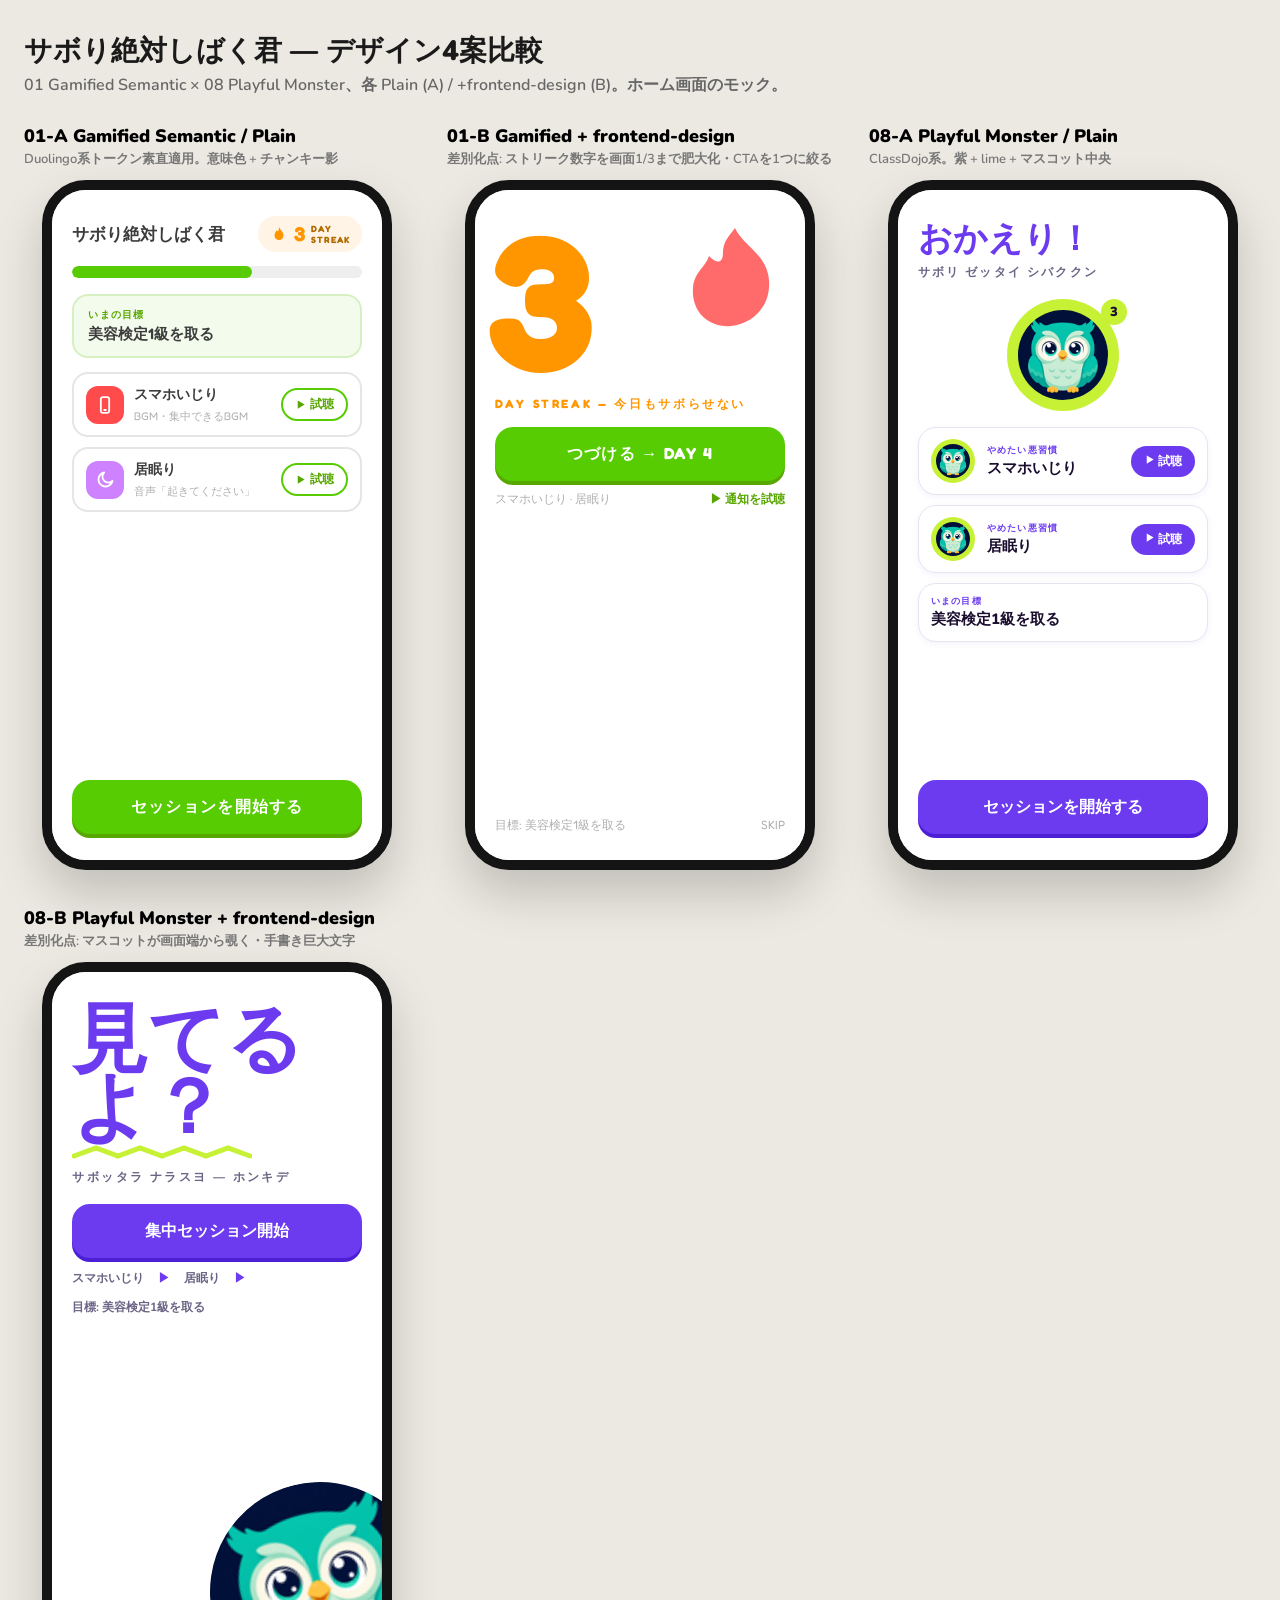
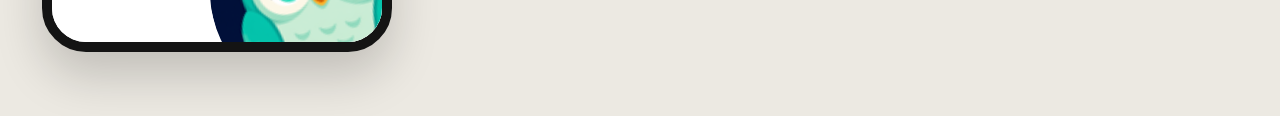
<file: docs/design-compare.html>
<!doctype html>
<html lang="ja">
<head>
<meta charset="utf-8">
<title>サボり絶対しばく君 — デザイン4案比較</title>
<link href="https://fonts.googleapis.com/css2?family=Fredoka:wght@400;500;600;700&family=Nunito:wght@600;700;800;900&family=Caveat:wght@700&display=swap" rel="stylesheet">
<style>
  :root { --avatar: url([data-uri]); }
</style>
<style>
  * { margin: 0; padding: 0; box-sizing: border-box; }
  body { background: #ece9e2; font-family: "Nunito", sans-serif; padding: 32px 24px 64px; }
  .page-title { font-size: 28px; font-weight: 900; color: #1a1a1a; margin-bottom: 4px; }
  .page-sub { color: #666; margin-bottom: 28px; font-weight: 600; }
  .grid { display: grid; grid-template-columns: repeat(auto-fit, minmax(380px, 1fr)); gap: 36px; max-width: 1600px; margin: 0 auto; }
  .cell-label { font-weight: 900; font-size: 18px; margin-bottom: 2px; }
  .cell-note { color: #777; font-size: 13px; font-weight: 600; margin-bottom: 12px; }
  .phone { width: 350px; height: 690px; background: #fff; border-radius: 44px; border: 10px solid #141414;
           overflow: hidden; position: relative; box-shadow: 0 24px 48px rgba(0,0,0,.18); margin: 0 auto; }
  .screen { position: absolute; inset: 0; overflow: hidden; padding: 26px 20px; display: flex; flex-direction: column; }

  .g { font-family: "Fredoka", sans-serif; color: #3c3c3c; background: #fff; }
  .g-top { display: flex; justify-content: space-between; align-items: center; margin-bottom: 14px; }
  .g-appname { font-weight: 700; font-size: 17px; }
  .g-streak { display: flex; align-items: center; gap: 6px; background: #fff4e5; border-radius: 999px; padding: 6px 12px; }
  .g-streak b { color: #ff9600; font-size: 20px; }
  .g-streak span { color: #b26a00; font-size: 9px; font-weight: 700; letter-spacing: .14em; }
  .g-xp { height: 12px; background: #eee; border-radius: 999px; margin: 0 0 16px; overflow: hidden; }
  .g-xp i { display: block; height: 100%; width: 62%; background: #58cc02; border-radius: 999px; }
  .g-goal { background: #f3fbec; border: 2px solid #d7f0c2; border-radius: 16px; padding: 12px 14px; margin-bottom: 14px; }
  .g-goal small { display: block; color: #58a700; font-size: 10px; font-weight: 700; letter-spacing: .12em; margin-bottom: 2px; }
  .g-goal div { font-weight: 600; font-size: 15px; }
  .g-habit { display: flex; align-items: center; gap: 10px; border: 2px solid #e5e5e5; border-radius: 16px; padding: 11px 12px; margin-bottom: 10px; }
  .g-ic { width: 38px; height: 38px; border-radius: 12px; display: flex; align-items: center; justify-content: center; flex-shrink: 0; }
  .g-habit .t { flex: 1; }
  .g-habit .t b { display: block; font-size: 14px; font-weight: 600; }
  .g-habit .t span { font-size: 11px; color: #afafaf; }
  .g-play { border: 2px solid #58cc02; color: #58a700; background: #fff; border-radius: 999px; font-family: inherit;
            font-weight: 700; font-size: 12px; padding: 6px 12px; display: flex; align-items: center; gap: 4px; }
  .g-cta { margin-top: auto; background: #58cc02; color: #fff; border: none; border-radius: 18px; padding: 16px;
           font-family: inherit; font-weight: 700; font-size: 16px; letter-spacing: .08em; box-shadow: 0 4px 0 #58a700; }

  .gb .big { font-size: 190px; font-weight: 700; color: #ff9600; line-height: .82; letter-spacing: -8px; margin: 6px 0 0 -8px; }
  .gb .flame { position: absolute; top: 34px; right: 26px; }
  .gb .cap { color: #ff9600; font-weight: 700; font-size: 12px; letter-spacing: .22em; margin: 18px 0 14px; }
  .gb .mini { color: #afafaf; font-size: 12px; display: flex; justify-content: space-between; margin-top: 10px; }
  .gb .mini u { text-decoration: none; color: #58a700; font-weight: 600; }
  .gb .g-cta { margin-top: 0; }

  .p { font-family: "Nunito", sans-serif; color: #1a0d2e; background: #fff; }
  .p-hi { font-size: 34px; font-weight: 900; color: #6c3bf0; margin-bottom: 2px; }
  .p-sub { font-size: 12px; font-weight: 800; letter-spacing: .18em; color: #6b6485; margin-bottom: 14px; }
  .p-mascot-wrap { display: flex; justify-content: center; margin: 4px 0 16px; position: relative; }
  .p-mascot { width: 112px; height: 112px; border-radius: 50%; background: #c6f135; display: flex; align-items: center; justify-content: center; }
  .p-mascot img { width: 90px; height: 90px; border-radius: 50%; }
  .p-badge { position: absolute; top: 0; right: calc(50% - 64px); background: #c6f135; color: #1a0d2e; font-weight: 900;
             border-radius: 999px; min-width: 26px; height: 26px; display: flex; align-items: center; justify-content: center; font-size: 13px; }
  .p-card { display: flex; align-items: center; gap: 12px; border: 1.5px solid #e7e3f0; border-radius: 18px; padding: 11px 12px;
            margin-bottom: 10px; background: #fff; box-shadow: 0 2px 6px rgba(76,31,213,.06); }
  .p-av { width: 44px; height: 44px; border-radius: 50%; background: #c6f135; display: flex; align-items: center; justify-content: center; flex-shrink: 0; }
  .p-card .t { flex: 1; }
  .p-card .t small { display: block; font-size: 9px; font-weight: 800; letter-spacing: .14em; color: #6c3bf0; }
  .p-card .t b { font-size: 15px; font-weight: 800; }
  .p-play { background: #6c3bf0; color: #fff; border: none; border-radius: 999px; font-family: inherit; font-weight: 800;
            font-size: 12px; padding: 7px 13px; }
  .p-cta { margin-top: auto; background: #6c3bf0; color: #fff; border: none; border-radius: 18px; padding: 16px;
           font-family: inherit; font-weight: 800; font-size: 16px; box-shadow: 0 4px 0 #4c1fd5; }

  .pb .hand { font-family: "Caveat", cursive; font-size: 76px; font-weight: 700; color: #6c3bf0; line-height: .9; margin-top: 8px; }
  .pb .zig { margin: 2px 0 10px; }
  .pb .sub2 { font-size: 12px; font-weight: 800; letter-spacing: .2em; color: #6b6485; margin-bottom: 18px; }
  .pb .peek { position: absolute; bottom: -60px; right: -48px; width: 220px; height: 220px; border-radius: 50%; transform: rotate(-14deg); }
  .pb .mini { color: #6b6485; font-size: 12px; font-weight: 700; display: flex; gap: 14px; margin-top: 12px; }
  .pb .mini u { text-decoration: none; color: #6c3bf0; font-weight: 800; }
  .pb .p-cta { margin-top: 0; }
</style>
</head>
<body>

<h1 class="page-title">サボり絶対しばく君 — デザイン4案比較</h1>
<p class="page-sub">01 Gamified Semantic × 08 Playful Monster、各 Plain (A) / +frontend-design (B)。ホーム画面のモック。</p>
<div class="grid">

<div>
  <div class="cell-label">01-A Gamified Semantic / Plain</div>
  <div class="cell-note">Duolingo系トークン素直適用。意味色 + チャンキー影</div>
  <div class="phone"><div class="screen g">
    <div class="g-top"><div class="g-appname">サボり絶対しばく君</div>
      <div class="g-streak"><svg width="18" height="18" viewBox="0 0 24 24" fill="#ff9600"><path d="M12 2c1 5 6 6 6 12a6 6 0 0 1-12 0c0-3 1.5-4.5 3-7 1 2 3 2.5 3-5z"/></svg><b>3</b><span>DAY<br>STREAK</span></div></div>
    <div class="g-xp"><i></i></div>
    <div class="g-goal"><small>いまの目標</small><div>美容検定1級を取る</div></div>
    
  <div class="g-habit"><div class="g-ic" style="background:#ff4b4b"><svg width="20" height="20" viewBox="0 0 24 24" fill="none" stroke="#fff" stroke-width="2.2" stroke-linecap="round"><rect x="7" y="2.5" width="10" height="19" rx="2.5"/><line x1="11" y1="18" x2="13" y2="18"/></svg></div>
    <div class="t"><b>スマホいじり</b><span>BGM・集中できるBGM</span></div>
    <button class="g-play"><svg width="11" height="11" viewBox="0 0 24 24" fill="#58a700"><polygon points="6,3 21,12 6,21"/></svg> 試聴</button></div>
  <div class="g-habit"><div class="g-ic" style="background:#ce82ff"><svg width="20" height="20" viewBox="0 0 24 24" fill="none" stroke="#fff" stroke-width="2.2" stroke-linecap="round" stroke-linejoin="round"><path d="M21 13A8.5 8.5 0 1 1 11 3a7 7 0 0 0 10 10z"/></svg></div>
    <div class="t"><b>居眠り</b><span>音声「起きてください」</span></div>
    <button class="g-play"><svg width="11" height="11" viewBox="0 0 24 24" fill="#58a700"><polygon points="6,3 21,12 6,21"/></svg> 試聴</button></div>

    <button class="g-cta">セッションを開始する</button>
  </div></div>
</div>

<div>
  <div class="cell-label">01-B Gamified + frontend-design</div>
  <div class="cell-note">差別化点: ストリーク数字を画面1/3まで肥大化・CTAを1つに絞る</div>
  <div class="phone"><div class="screen g gb">
    <div class="flame"><svg width="96" height="110" viewBox="0 0 96 110"><path d="M52 4 C60 22 84 30 86 56 C88 82 70 100 48 102 C26 104 8 88 10 64 C11 48 22 44 26 32 C34 40 40 40 40 28 C40 18 46 12 52 4 Z" fill="#ff6b6b"/></svg></div>
    <div class="big">3</div>
    <div class="cap">DAY STREAK — 今日もサボらせない</div>
    <button class="g-cta">つづける → DAY 4</button>
    <div class="mini"><span>スマホいじり · 居眠り</span><u>▶ 通知を試聴</u></div>
    <div class="mini" style="margin-top:auto"><span>目標: 美容検定1級を取る</span><span>SKIP</span></div>
  </div></div>
</div>

<div>
  <div class="cell-label">08-A Playful Monster / Plain</div>
  <div class="cell-note">ClassDojo系。紫 + lime + マスコット中央</div>
  <div class="phone"><div class="screen p">
    <div class="p-hi">おかえり！</div>
    <div class="p-sub">サボリ ゼッタイ シバククン</div>
    <div class="p-mascot-wrap"><div class="p-mascot"><img src="[data-uri]" alt=""></div><div class="p-badge">3</div></div>
    <div class="p-card"><div class="p-av"><img src="[data-uri]" alt="" style="width:34px;height:34px;border-radius:50%"></div>
      <div class="t"><small>やめたい悪習慣</small><b>スマホいじり</b></div>
      <button class="p-play"><svg width="11" height="11" viewBox="0 0 24 24" fill="#fff"><polygon points="6,3 21,12 6,21"/></svg> 試聴</button></div>
    <div class="p-card"><div class="p-av"><img src="[data-uri]" alt="" style="width:34px;height:34px;border-radius:50%"></div>
      <div class="t"><small>やめたい悪習慣</small><b>居眠り</b></div>
      <button class="p-play"><svg width="11" height="11" viewBox="0 0 24 24" fill="#fff"><polygon points="6,3 21,12 6,21"/></svg> 試聴</button></div>
    <div class="p-card"><div class="t"><small>いまの目標</small><b>美容検定1級を取る</b></div></div>
    <button class="p-cta">セッションを開始する</button>
  </div></div>
</div>

<div>
  <div class="cell-label">08-B Playful Monster + frontend-design</div>
  <div class="cell-note">差別化点: マスコットが画面端から覗く・手書き巨大文字</div>
  <div class="phone"><div class="screen p pb">
    <div class="hand">見てるよ？</div>
    <svg class="zig" width="180" height="14" viewBox="0 0 180 14"><polyline points="2,11 24,3 46,11 68,3 90,11 112,3 134,11 156,3 178,11" fill="none" stroke="#c6f135" stroke-width="5" stroke-linecap="round"/></svg>
    <div class="sub2">サボッタラ ナラスヨ — ホンキデ</div>
    <button class="p-cta">集中セッション開始</button>
    <div class="mini"><span>スマホいじり</span><u>▶</u><span>居眠り</span><u>▶</u></div>
    <div class="mini"><span>目標: 美容検定1級を取る</span></div>
    <img class="peek" src="[data-uri]" alt="">
  </div></div>
</div>
</div>

</body>
</html>
</file>
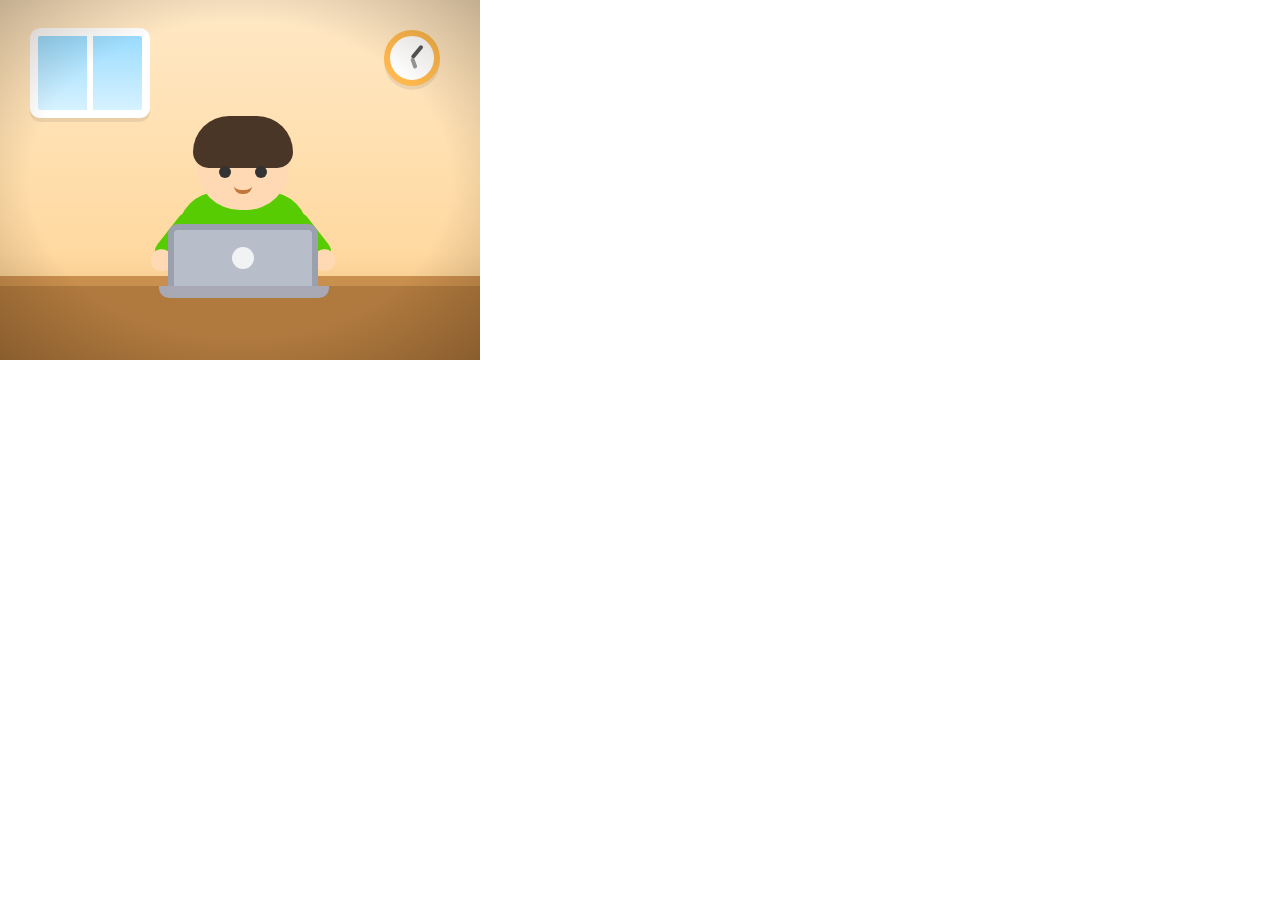
<file: scripts/demo-video/cam.html>
<!doctype html>
<html>
<head>
<meta charset="utf-8">
<style>
  * { margin: 0; padding: 0; box-sizing: border-box; }
  body { width: 480px; height: 360px; overflow: hidden; font-family: "Hiragino Maru Gothic ProN", sans-serif; }
  .room {
    position: relative; width: 480px; height: 360px;
    background: linear-gradient(180deg, #ffe9c7 0%, #ffd9a0 70%, #e8b878 100%);
  }
  .window {
    position: absolute; left: 30px; top: 28px; width: 120px; height: 90px;
    background: linear-gradient(180deg, #9adcff, #d6f2ff); border: 8px solid #fff;
    border-radius: 10px; box-shadow: 0 4px 0 rgba(0,0,0,.08);
  }
  .window::after { content: ''; position: absolute; left: 50%; top: 0; bottom: 0; width: 6px; background: #fff; transform: translateX(-50%); }
  .clock {
    position: absolute; right: 40px; top: 30px; width: 56px; height: 56px; border-radius: 50%;
    background: #fff; border: 6px solid #ffb84d; box-shadow: 0 4px 0 rgba(0,0,0,.08);
  }
  .clock::before { content: ''; position: absolute; left: 50%; top: 50%; width: 4px; height: 16px; background: #555; transform-origin: 50% 100%; transform: translate(-50%,-100%) rotate(40deg); border-radius: 2px; }
  .clock::after  { content: ''; position: absolute; left: 50%; top: 50%; width: 4px; height: 11px; background: #999; transform-origin: 50% 100%; transform: translate(-50%,-100%) rotate(160deg); border-radius: 2px; }

  .desk { position: absolute; bottom: 0; width: 100%; height: 84px; background: #b07a3f; border-top: 10px solid #c98f4e; }

  .person { position: absolute; left: 178px; bottom: 88px; transition: transform .8s ease; }
  .head {
    position: relative; width: 92px; height: 86px; background: #ffd9b3; border-radius: 46px;
    margin: 0 auto; z-index: 3; transition: transform .8s ease;
  }
  .hair { position: absolute; top: -8px; left: -4px; width: 100px; height: 52px; background: #4a3626; border-radius: 50px 50px 22px 22px; }
  .eye { position: absolute; top: 42px; width: 12px; height: 12px; background: #333; border-radius: 50%; transition: all .5s; }
  .eye.l { left: 22px; } .eye.r { right: 22px; }
  .mouth { position: absolute; top: 62px; left: 50%; transform: translateX(-50%); width: 18px; height: 8px; border-bottom: 4px solid #c3763c; border-radius: 0 0 12px 12px; transition: all .5s; }
  .body {
    width: 130px; height: 80px; background: #58cc02; border-radius: 40px 40px 0 0;
    margin: -18px auto 0; z-index: 2; position: relative; transition: transform .8s ease;
  }
  .arm {
    position: absolute; width: 26px; height: 60px; background: #58cc02; border-radius: 14px;
    top: 22px; transform-origin: 50% 10%; transition: transform .6s ease;
  }
  .arm.l { left: 2px; transform: rotate(38deg); }
  .arm.r { right: 2px; transform: rotate(-38deg); }
  .hand { position: absolute; bottom: -8px; left: 50%; transform: translateX(-50%); width: 22px; height: 22px; background: #ffd9b3; border-radius: 50%; }

  .laptop { position: absolute; left: 168px; bottom: 62px; z-index: 4; transition: opacity .5s; }
  .screen {
    width: 150px; height: 62px; background: #b8bec9; border: 6px solid #9aa0ad; border-bottom: 0;
    border-radius: 10px 10px 0 0; position: relative; overflow: hidden;
  }
  .screen::after { content: ''; position: absolute; left: 50%; top: 50%; transform: translate(-50%,-50%);
    width: 22px; height: 22px; border-radius: 50%; background: #fff; opacity: .8; }
  .screen .line { display: none; }
  .kbd { width: 170px; height: 12px; background: #a9a9b5; margin-left: -9px; border-radius: 0 0 10px 10px; }

  .phone {
    position: absolute; left: 300px; bottom: 150px; width: 44px; height: 74px; z-index: 5;
    background: #222; border-radius: 10px; border: 4px solid #555;
    opacity: 0; transform: translateY(30px) rotate(12deg); transition: all .6s ease;
  }
  .phone::before { content: ''; position: absolute; inset: 4px; background: linear-gradient(160deg, #1cb0f6, #ff6dcb); border-radius: 5px; }

  .zzz { position: absolute; left: 300px; bottom: 210px; z-index: 6; opacity: 0; transition: opacity .6s; }
  .zzz span { position: absolute; color: #1cb0f6; font-weight: 800; text-shadow: 2px 2px 0 rgba(255,255,255,.7); }
  .zzz .z1 { font-size: 22px; left: 0; bottom: 0; }
  .zzz .z2 { font-size: 30px; left: 20px; bottom: 22px; }
  .zzz .z3 { font-size: 40px; left: 44px; bottom: 48px; }

  .vignette { position: absolute; inset: 0; z-index: 9; pointer-events: none;
    background: radial-gradient(ellipse at center, transparent 62%, rgba(40,20,0,.28) 100%); }

  /* --- phases --- */
  .phase-typing .arm.l { animation: typeL 0.36s infinite alternate; }
  .phase-typing .arm.r { animation: typeR 0.36s .18s infinite alternate; }
  .phase-typing .head { animation: bob 1.6s infinite alternate; }
  @keyframes typeL { from { transform: rotate(38deg); } to { transform: rotate(46deg); } }
  @keyframes typeR { from { transform: rotate(-38deg); } to { transform: rotate(-46deg); } }
  @keyframes bob { from { transform: translateY(0); } to { transform: translateY(3px); } }

  .phase-phone .phone { opacity: 1; transform: translateY(-40px) rotate(4deg); animation: phoneWiggle 1.4s infinite alternate; }
  .phase-phone .arm.r { transform: rotate(-150deg); }
  .phase-phone .head { transform: rotate(16deg) translateX(6px); }
  .phase-phone .eye.r { transform: translateX(6px); }
  @keyframes phoneWiggle { from { transform: translateY(-40px) rotate(2deg); } to { transform: translateY(-46px) rotate(7deg); } }
  .phase-phone .mouth { width: 12px; height: 12px; border: 4px solid #c3763c; border-radius: 50%; background: transparent; }
  @keyframes phoneWiggle { from { transform: translateY(0) rotate(2deg); } to { transform: translateY(-4px) rotate(7deg); } }

  .phase-sleep .head { transform: rotate(24deg) translate(14px, 26px); }
  .phase-sleep .eye { height: 3px; border-radius: 3px; }
  .phase-sleep .mouth { width: 10px; }
  .phase-sleep .body { transform: translateY(10px); }
  .phase-sleep .arm.l { transform: rotate(64deg); }
  .phase-sleep .arm.r { transform: rotate(-64deg); }
  .phase-sleep .zzz { opacity: 1; }
  .phase-sleep .zzz span { animation: floatZ 2s infinite ease-in-out; }
  .phase-sleep .zzz .z2 { animation-delay: .4s; }
  .phase-sleep .zzz .z3 { animation-delay: .8s; }
  @keyframes floatZ { 0%,100% { transform: translateY(0); } 50% { transform: translateY(-8px); } }
</style>
</head>
<body>
<div class="room" id="room">
  <div class="window"></div>
  <div class="clock"></div>
  <div class="person">
    <div class="head">
      <div class="hair"></div>
      <div class="eye l"></div><div class="eye r"></div>
      <div class="mouth"></div>
    </div>
    <div class="body">
      <div class="arm l"><div class="hand"></div></div>
      <div class="arm r"><div class="hand"></div></div>
    </div>
  </div>
  <div class="laptop"><div class="screen"><div class="line l1"></div><div class="line l2"></div><div class="line l3"></div><div class="line l4"></div></div><div class="kbd"></div></div>
  <div class="phone"></div>
  <div class="zzz"><span class="z1">z</span><span class="z2">Z</span><span class="z3">Z</span></div>
  <div class="desk"></div>
  <div class="vignette"></div>
</div>
<script>
  // 30秒タイムライン: 作業→スマホ→作業→居眠り→作業 (セッションデモの検知タイミングと同期)
  const PHASES = [
    { until: 8,  cls: 'phase-typing' },
    { until: 14, cls: 'phase-phone' },
    { until: 17, cls: 'phase-typing' },
    { until: 23, cls: 'phase-sleep' },
    { until: 30, cls: 'phase-typing' },
  ]
  const room = document.getElementById('room')
  const start = performance.now()
  function tick() {
    const t = ((performance.now() - start) / 1000) % 30
    const phase = PHASES.find((p) => t < p.until) ?? PHASES[0]
    room.className = 'room ' + phase.cls
    requestAnimationFrame(tick)
  }
  tick()
</script>
</body>
</html>
</file>
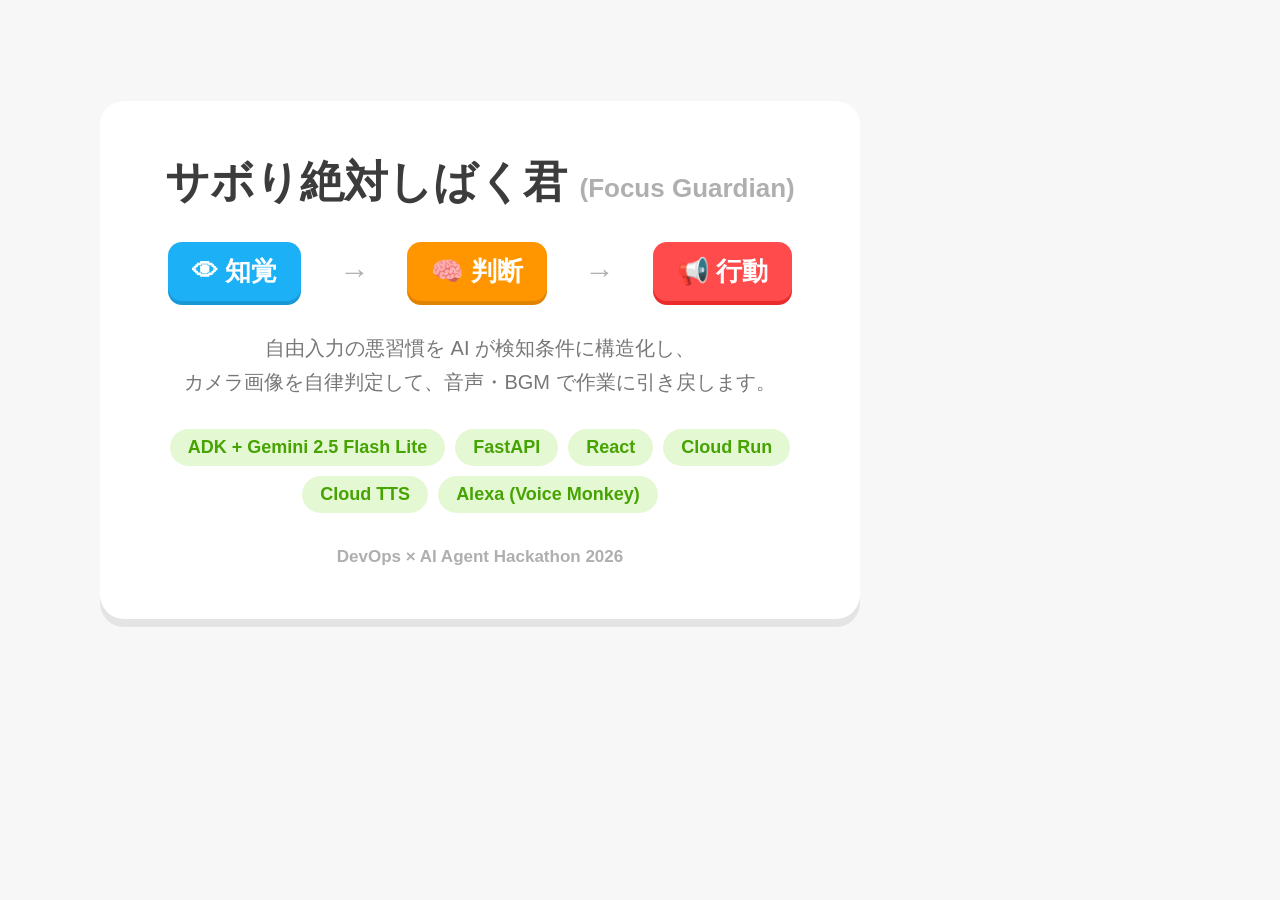
<file: scripts/demo-video/outro.html>
<!doctype html>
<html>
<head>
<meta charset="utf-8">
<style>
  * { margin: 0; padding: 0; box-sizing: border-box; }
  body {
    width: 960px; height: 720px; overflow: hidden;
    font-family: "Hiragino Maru Gothic ProN", "Hiragino Sans", sans-serif;
    background: #f7f7f7; display: flex; align-items: center; justify-content: center;
  }
  .card {
    width: 760px; background: #fff; border-radius: 24px; padding: 52px 60px;
    box-shadow: 0 8px 0 rgba(0,0,0,.08); text-align: center;
  }
  h1 { color: #3c3c3c; font-size: 44px; font-weight: 800; }
  .loop {
    margin: 30px 0; display: flex; justify-content: center; gap: 14px; align-items: center;
    font-size: 26px; font-weight: 800;
  }
  .loop span { padding: 12px 24px; border-radius: 14px; color: #fff; }
  .loop .s1 { background: #1cb0f6; box-shadow: 0 4px 0 #1899d6; }
  .loop .s2 { background: #ff9600; box-shadow: 0 4px 0 #e08300; }
  .loop .s3 { background: #ff4b4b; box-shadow: 0 4px 0 #ea2b2b; }
  .loop .arrow { color: #afafaf; font-size: 30px; }
  p { color: #777; font-size: 20px; line-height: 1.7; white-space: nowrap; }
  .chips { margin-top: 30px; display: flex; flex-wrap: wrap; gap: 10px; justify-content: center; }
  .chip {
    background: #e5f8d4; color: #46a302; font-size: 18px; font-weight: 700;
    padding: 8px 18px; border-radius: 999px;
  }
  .foot { margin-top: 34px; color: #afafaf; font-size: 17px; font-weight: 700; }
</style>
</head>
<body>
  <div class="card">
    <h1>サボり絶対しばく君 <span style="color:#afafaf;font-size:26px">(Focus Guardian)</span></h1>
    <div class="loop">
      <span class="s1">👁 知覚</span><span class="arrow">→</span>
      <span class="s2">🧠 判断</span><span class="arrow">→</span>
      <span class="s3">📢 行動</span>
    </div>
    <p>自由入力の悪習慣を AI が検知条件に構造化し、<br>カメラ画像を自律判定して、音声・BGM で作業に引き戻します。</p>
    <div class="chips">
      <span class="chip">ADK + Gemini 2.5 Flash Lite</span>
      <span class="chip">FastAPI</span>
      <span class="chip">React</span>
      <span class="chip">Cloud Run</span>
      <span class="chip">Cloud TTS</span>
      <span class="chip">Alexa (Voice Monkey)</span>
    </div>
    <div class="foot">DevOps × AI Agent Hackathon 2026</div>
  </div>
</body>
</html>
</file>
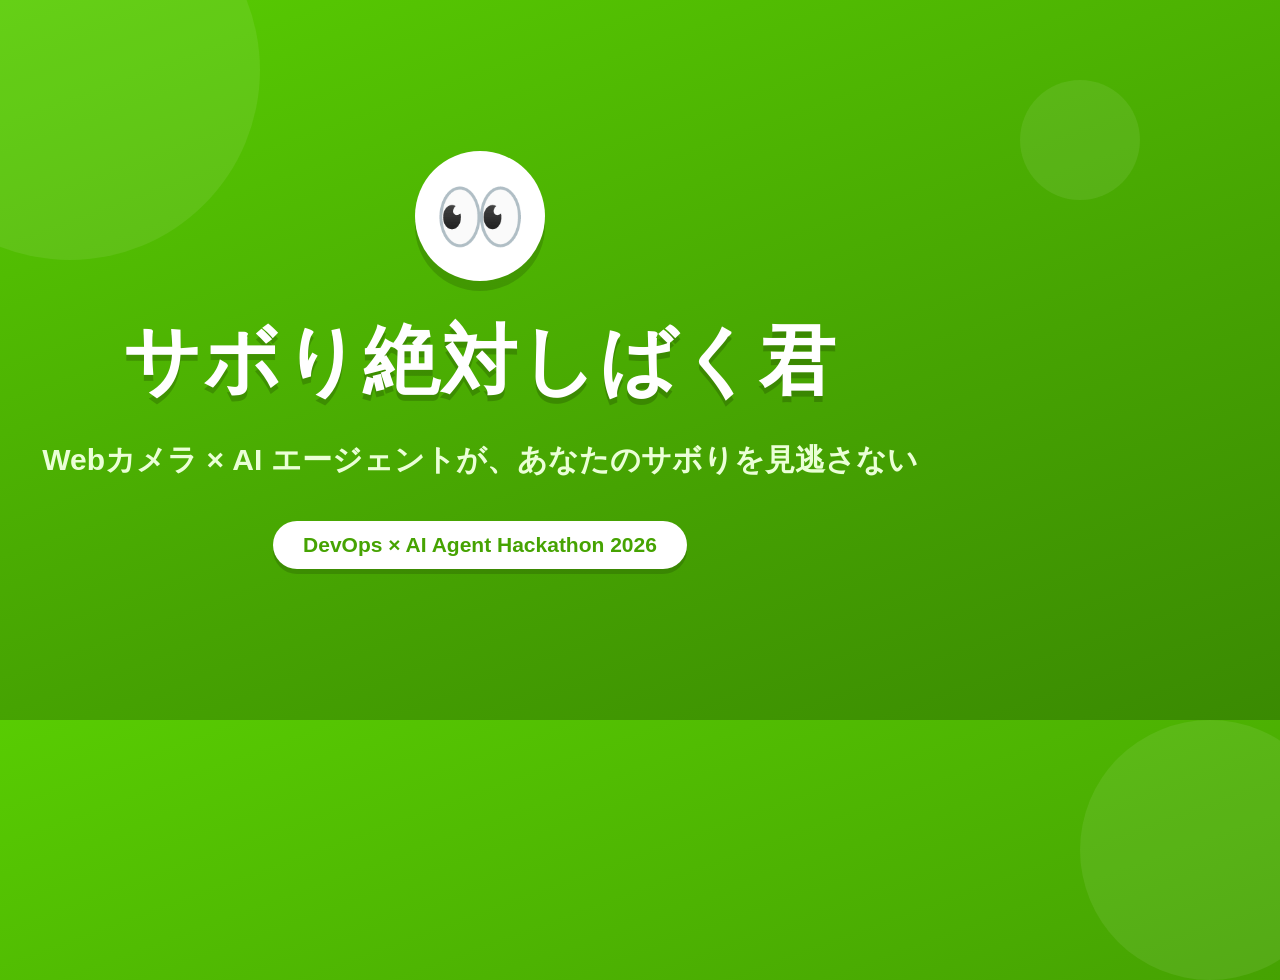
<file: scripts/demo-video/title.html>
<!doctype html>
<html>
<head>
<meta charset="utf-8">
<style>
  * { margin: 0; padding: 0; box-sizing: border-box; }
  body {
    width: 960px; height: 720px; overflow: hidden;
    font-family: "Hiragino Maru Gothic ProN", "Hiragino Sans", sans-serif;
    background: linear-gradient(160deg, #58cc02 0%, #46a302 60%, #3a8a02 100%);
    display: flex; align-items: center; justify-content: center;
  }
  .deco { position: absolute; border-radius: 50%; background: rgba(255,255,255,.08); }
  .d1 { width: 380px; height: 380px; left: -120px; top: -120px; }
  .d2 { width: 260px; height: 260px; right: -60px; bottom: -80px; }
  .d3 { width: 120px; height: 120px; right: 140px; top: 80px; }
  .wrap { text-align: center; position: relative; }
  .eye {
    width: 130px; height: 130px; margin: 0 auto 30px; background: #fff; border-radius: 50%;
    display: flex; align-items: center; justify-content: center;
    box-shadow: 0 10px 0 rgba(0,0,0,.15); font-size: 74px;
  }
  h1 {
    color: #fff; font-size: 76px; font-weight: 800; letter-spacing: 2px;
    text-shadow: 0 6px 0 rgba(0,0,0,.18);
  }
  .sub {
    margin-top: 26px; color: #eaffd6; font-size: 30px; font-weight: 700;
  }
  .badge {
    display: inline-block; margin-top: 40px; background: #fff; color: #46a302;
    font-size: 21px; font-weight: 800; padding: 12px 30px; border-radius: 999px;
    box-shadow: 0 5px 0 rgba(0,0,0,.15);
  }
</style>
</head>
<body>
  <div class="deco d1"></div><div class="deco d2"></div><div class="deco d3"></div>
  <div class="wrap">
    <div class="eye">👀</div>
    <h1>サボり絶対しばく君</h1>
    <div class="sub">Webカメラ × AI エージェントが、あなたのサボりを見逃さない</div>
    <div class="badge">DevOps × AI Agent Hackathon 2026</div>
  </div>
</body>
</html>
</file>
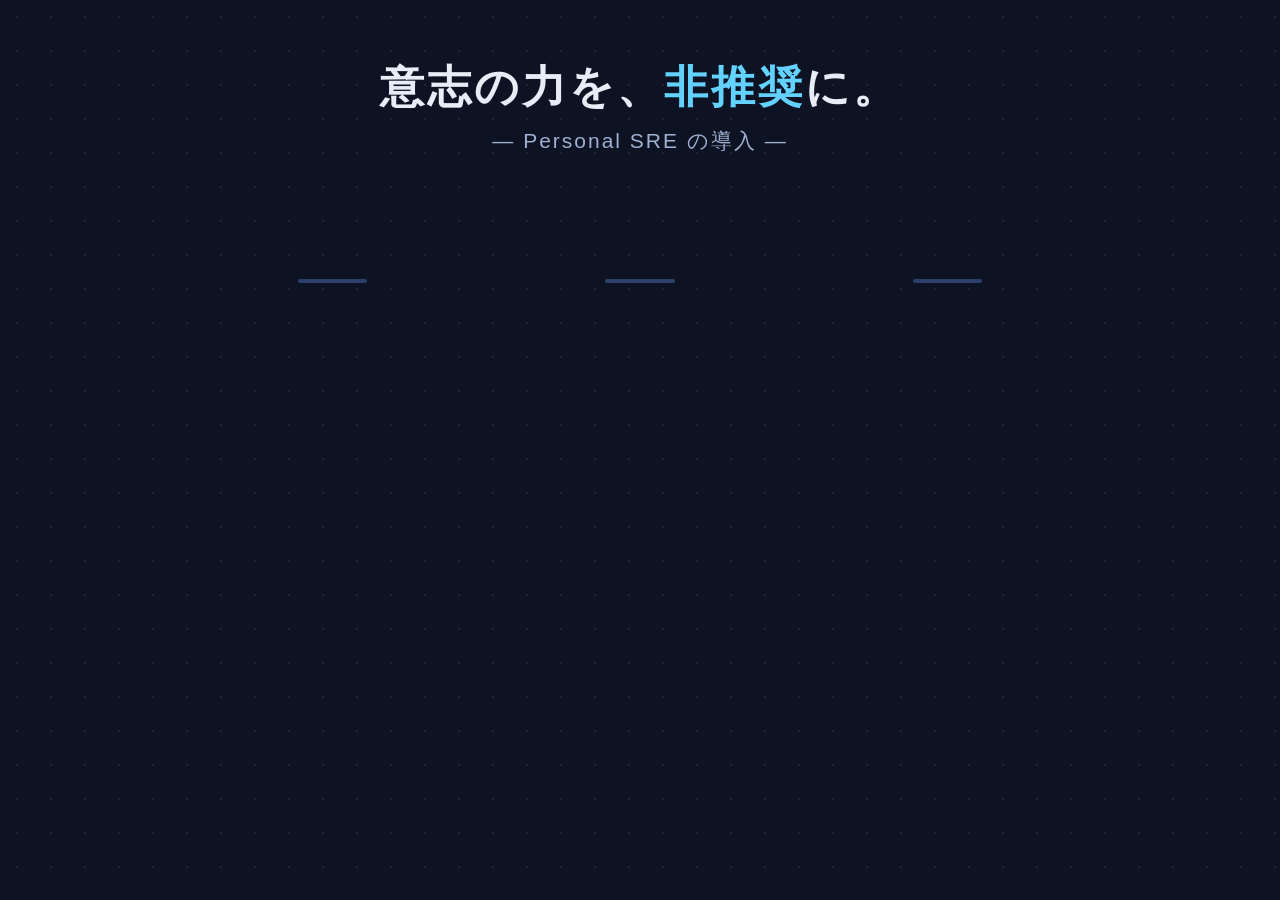
<file: scripts/demo-video/personal-sre/scene2.html>
<!doctype html>
<html>
<head>
<meta charset="utf-8">
<style>
  * { margin: 0; padding: 0; box-sizing: border-box; }
  body { width: 1280px; height: 720px; overflow: hidden; background: #0d1322;
    font-family: "Hiragino Sans", sans-serif; color: #e8ecf6; }
  body::before { content: ''; position: absolute; inset: 0;
    background-image: radial-gradient(rgba(120,150,220,.14) 1.2px, transparent 1.2px);
    background-size: 34px 34px; }
  .fade { opacity: 0; transition: opacity 1s ease, transform 1s ease; transform: translateY(16px); }
  .fade.on { opacity: 1; transform: translateY(0); }

  .title { position: absolute; top: 58px; width: 100%; text-align: center; }
  .title h1 { font-size: 44px; font-weight: 800; letter-spacing: 3px; }
  .title h1 span { color: #64d2ff; }
  .title p { margin-top: 10px; font-size: 21px; color: #9fb0d0; letter-spacing: 2px; }

  .pipeline { position: absolute; top: 218px; left: 70px; right: 70px;
    display: flex; align-items: center; justify-content: space-between; }
  .node { width: 218px; text-align: center; }
  .node .box { background: #17203a; border: 2px solid #2d3f6b; border-radius: 18px;
    padding: 22px 10px 16px; box-shadow: 0 10px 26px rgba(0,0,0,.4); }
  .node .icon { font-size: 52px; line-height: 1; }
  .node .name { margin-top: 12px; font-size: 20px; font-weight: 800; }
  .node .desc { margin-top: 5px; font-size: 14px; color: #93a5c8; }
  .link { flex: 1; height: 4px; margin: 0 10px; background: #2d3f6b; position: relative; border-radius: 2px; top: -22px; }
  .pulse { position: absolute; top: -5px; left: 0; width: 14px; height: 14px; border-radius: 50%;
    background: #64d2ff; box-shadow: 0 0 14px #64d2ff; opacity: 0; }
  .flowing .pulse { animation: flow 2.4s linear infinite; }
  @keyframes flow { 0% { left: -4%; opacity: 0; } 12% { opacity: 1; } 88% { opacity: 1; } 100% { left: 100%; opacity: 0; } }

  .points { position: absolute; left: 70px; right: 70px; top: 452px; display: flex; gap: 34px; }
  .point { flex: 1; background: #131b31; border: 2px solid #2d3f6b; border-radius: 18px; padding: 24px 28px; }
  .point .tag { display: inline-block; font-size: 15px; font-weight: 800; padding: 5px 14px;
    border-radius: 999px; letter-spacing: 1px; }
  .point.p1 .tag { background: rgba(100,210,255,.16); color: #64d2ff; border: 1px solid #64d2ff; }
  .point.p2 .tag { background: rgba(140,255,160,.14); color: #8cff9f; border: 1px solid #8cff9f; }
  .point h3 { margin-top: 13px; font-size: 25px; font-weight: 800; }
  .point p { margin-top: 9px; font-size: 16.5px; line-height: 1.65; color: #aebbd8; }
  .point b { color: #e8ecf6; }
</style>
</head>
<body>
  <div class="title fade" id="title">
    <h1>意志の力を、<span>非推奨</span>に。</h1>
    <p>― Personal SRE の導入 ―</p>
  </div>

  <div class="pipeline">
    <div class="node fade" id="n1"><div class="box"><div class="icon">📷</div><div class="name">Nest Cam</div><div class="desc">部屋を常時観測</div></div></div>
    <div class="link" id="l1"><div class="pulse"></div></div>
    <div class="node fade" id="n2"><div class="box"><div class="icon">☁️</div><div class="name">Google Cloud</div><div class="desc">Cloud Run 上の<br>監視エージェント</div></div></div>
    <div class="link" id="l2"><div class="pulse"></div></div>
    <div class="node fade" id="n3"><div class="box"><div class="icon">✨</div><div class="name">Gemini API</div><div class="desc">画像で行動を判定</div></div></div>
    <div class="link" id="l3"><div class="pulse"></div></div>
    <div class="node fade" id="n4"><div class="box"><div class="icon">🔊</div><div class="name">Smart Speaker</div><div class="desc">音声で介入</div></div></div>
  </div>

  <div class="points">
    <div class="point p1 fade" id="p1">
      <span class="tag">POINT 1 — Observability</span>
      <h3>人間の行動に「可観測性」を</h3>
      <p>ネットワークカメラ × マルチモーダルAI <b>Gemini</b> の統合で、複雑な人の行動をソフトウェア的に観測可能に。</p>
    </div>
    <div class="point p2 fade" id="p2">
      <span class="tag">POINT 2 — Chat to Deploy</span>
      <h3>チャットだけで監視ルールをデプロイ</h3>
      <p>コードも設定画面も不要。<b>AIと会話するだけ</b>で今日の目標に合わせた監視ルールを即時生成。<b>画像学習は一切不要</b>。</p>
    </div>
  </div>

<script>
  const on = (id, t) => setTimeout(() => document.getElementById(id).classList.add('on'), t)
  on('title', 500)
  on('n1', 6500); on('n2', 8300); on('n3', 10100); on('n4', 11900)
  setTimeout(() => ['l1','l2','l3'].forEach((id, i) =>
    setTimeout(() => document.getElementById(id).classList.add('flowing'), i * 400)), 13500)
  on('p1', 17500)
  on('p2', 30500)
</script>
</body>
</html>
</file>
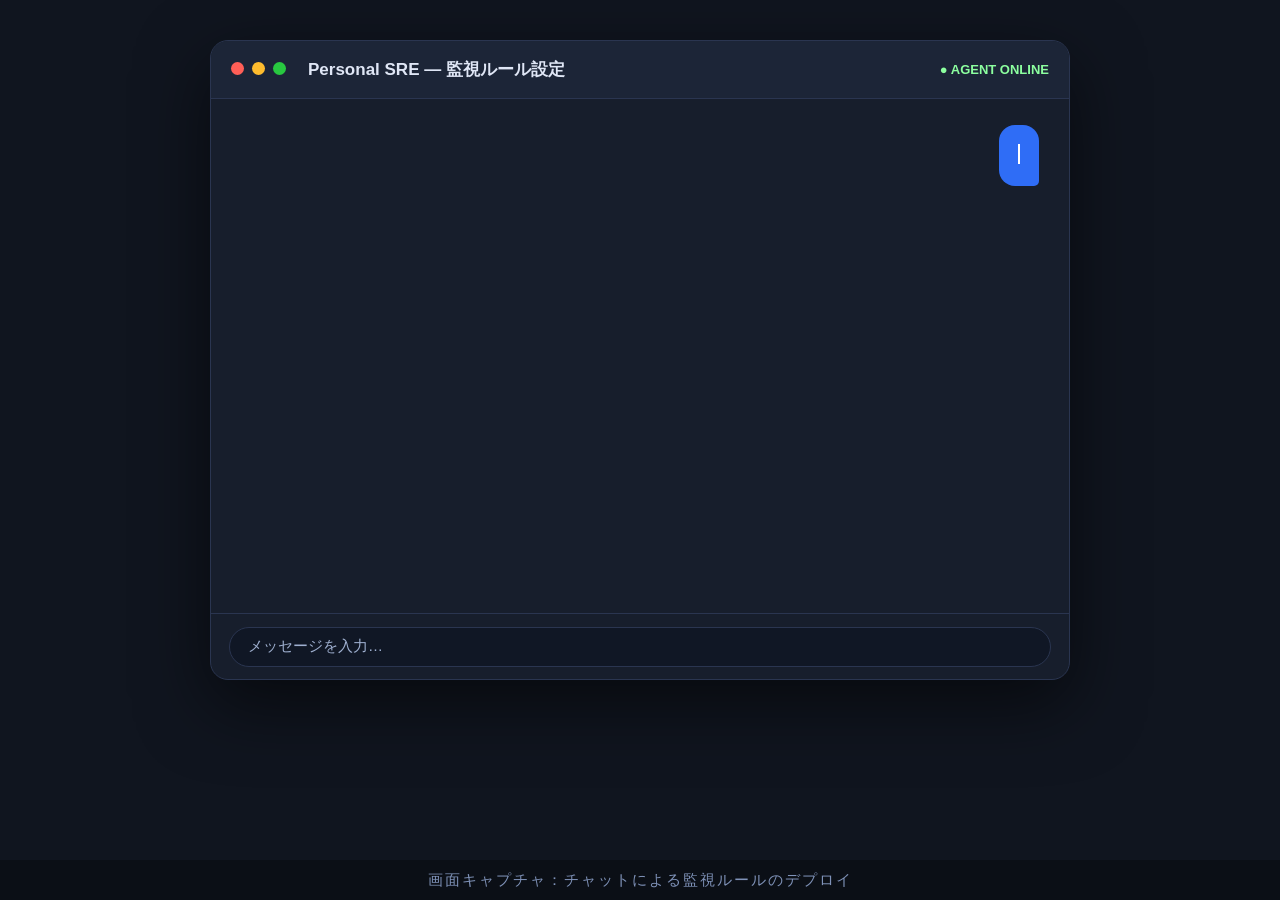
<file: scripts/demo-video/personal-sre/scene3a.html>
<!doctype html>
<html>
<head>
<meta charset="utf-8">
<style>
  * { margin: 0; padding: 0; box-sizing: border-box; }
  body { width: 1280px; height: 720px; overflow: hidden; background: #10151f;
    font-family: "Hiragino Sans", sans-serif; display: flex; align-items: center; justify-content: center; }
  .window { width: 860px; height: 640px; background: #171e2c; border-radius: 18px;
    border: 1px solid #2a3550; box-shadow: 0 24px 70px rgba(0,0,0,.55); overflow: hidden;
    display: flex; flex-direction: column; }
  .titlebar { height: 58px; background: #1c2537; display: flex; align-items: center; padding: 0 20px;
    border-bottom: 1px solid #2a3550; }
  .dots span { display: inline-block; width: 13px; height: 13px; border-radius: 50%; margin-right: 8px; }
  .titlebar .name { margin-left: 14px; color: #dfe6f5; font-size: 17px; font-weight: 700; }
  .titlebar .status { margin-left: auto; color: #8cff9f; font-size: 13px; font-weight: 700; }
  .chat { flex: 1; padding: 26px 30px; overflow: hidden; }
  .row { display: flex; margin-bottom: 18px; opacity: 0; transform: translateY(10px);
    transition: opacity .5s, transform .5s; }
  .row.on { opacity: 1; transform: translateY(0); }
  .row.user { justify-content: flex-end; }
  .bubble { max-width: 78%; padding: 15px 19px; border-radius: 16px; font-size: 18.5px; line-height: 1.65; }
  .user .bubble { background: #2f6df6; color: #fff; border-bottom-right-radius: 5px; }
  .ai .bubble { background: #232e47; color: #dfe6f5; border-bottom-left-radius: 5px; }
  .cursor { display: inline-block; width: 2px; height: 20px; background: #fff; vertical-align: -3px;
    animation: blink .8s step-start infinite; }
  @keyframes blink { 50% { opacity: 0; } }
  .typing span { display: inline-block; width: 9px; height: 9px; border-radius: 50%; background: #6d7ea6;
    margin-right: 5px; animation: tp 1.2s infinite; }
  .typing span:nth-child(2) { animation-delay: .2s; } .typing span:nth-child(3) { animation-delay: .4s; }
  @keyframes tp { 0%,60%,100% { transform: translateY(0); } 30% { transform: translateY(-7px); } }
  .deploy { margin-top: 12px; background: #17253a; border: 1px solid #2e4a74; border-radius: 12px;
    padding: 14px 16px; font-size: 16px; }
  .deploy .head { color: #8cff9f; font-weight: 800; margin-bottom: 9px; }
  .deploy .line { display: flex; margin-top: 6px; color: #c8d4ec; }
  .deploy .k { width: 132px; color: #7f92b8; flex-shrink: 0; }
  .inputbar { height: 66px; border-top: 1px solid #2a3550; display: flex; align-items: center; padding: 0 18px; }
  .inputbar .field { flex: 1; height: 40px; background: #101725; border-radius: 999px; border: 1px solid #2a3550;
    color: #9fb0d0; font-size: 15px; display: flex; align-items: center; padding: 0 18px; }
  .caption { position: absolute; bottom: 0; left: 0; right: 0; height: 40px; background: #0b0f16;
    color: #7f92b8; display: flex; align-items: center; justify-content: center; font-size: 15px; letter-spacing: 2px; }
</style>
</head>
<body>
  <div class="window">
    <div class="titlebar">
      <div class="dots"><span style="background:#ff5f57"></span><span style="background:#febc2e"></span><span style="background:#28c840"></span></div>
      <div class="name">Personal SRE — 監視ルール設定</div>
      <div class="status">● AGENT ONLINE</div>
    </div>
    <div class="chat">
      <div class="row user on"><div class="bubble" id="userText"><span class="cursor"></span></div></div>
      <div class="row ai" id="typingRow"><div class="bubble typing"><span></span><span></span><span></span></div></div>
      <div class="row ai" id="aiRow"><div class="bubble">
        正常稼働＝「机に向かっている」、インシデント＝「ソファでのスマホ操作」として監視基準をデプロイしました。
        <div class="deploy">
          <div class="head">✔ MONITORING RULE DEPLOYED</div>
          <div class="line"><span class="k">正常稼働</span><span>机に向かって学習している</span></div>
          <div class="line"><span class="k">インシデント</span><span>ソファでスマホを縦に持って操作</span></div>
          <div class="line"><span class="k">アクション</span><span>スマートスピーカーから警告</span></div>
        </div>
      </div></div>
    </div>
    <div class="inputbar"><div class="field">メッセージを入力…</div></div>
  </div>
  <div class="caption">画面キャプチャ：チャットによる監視ルールのデプロイ</div>
<script>
  const text = '今から統計の勉強をする。机から離れて、ソファでスマホを縦に持ってダラダラしてたら警告するシステムにして'
  const el = document.getElementById('userText')
  let i = 0
  const type = () => {
    if (i <= text.length) {
      el.innerHTML = text.slice(0, i) + '<span class="cursor"></span>'
      i += 1
      setTimeout(type, 88)
    } else {
      el.textContent = text
    }
  }
  setTimeout(type, 900)
  setTimeout(() => document.getElementById('typingRow').classList.add('on'), 7200)
  setTimeout(() => {
    document.getElementById('typingRow').style.display = 'none'
    document.getElementById('aiRow').classList.add('on')
  }, 10200)
</script>
</body>
</html>
</file>
